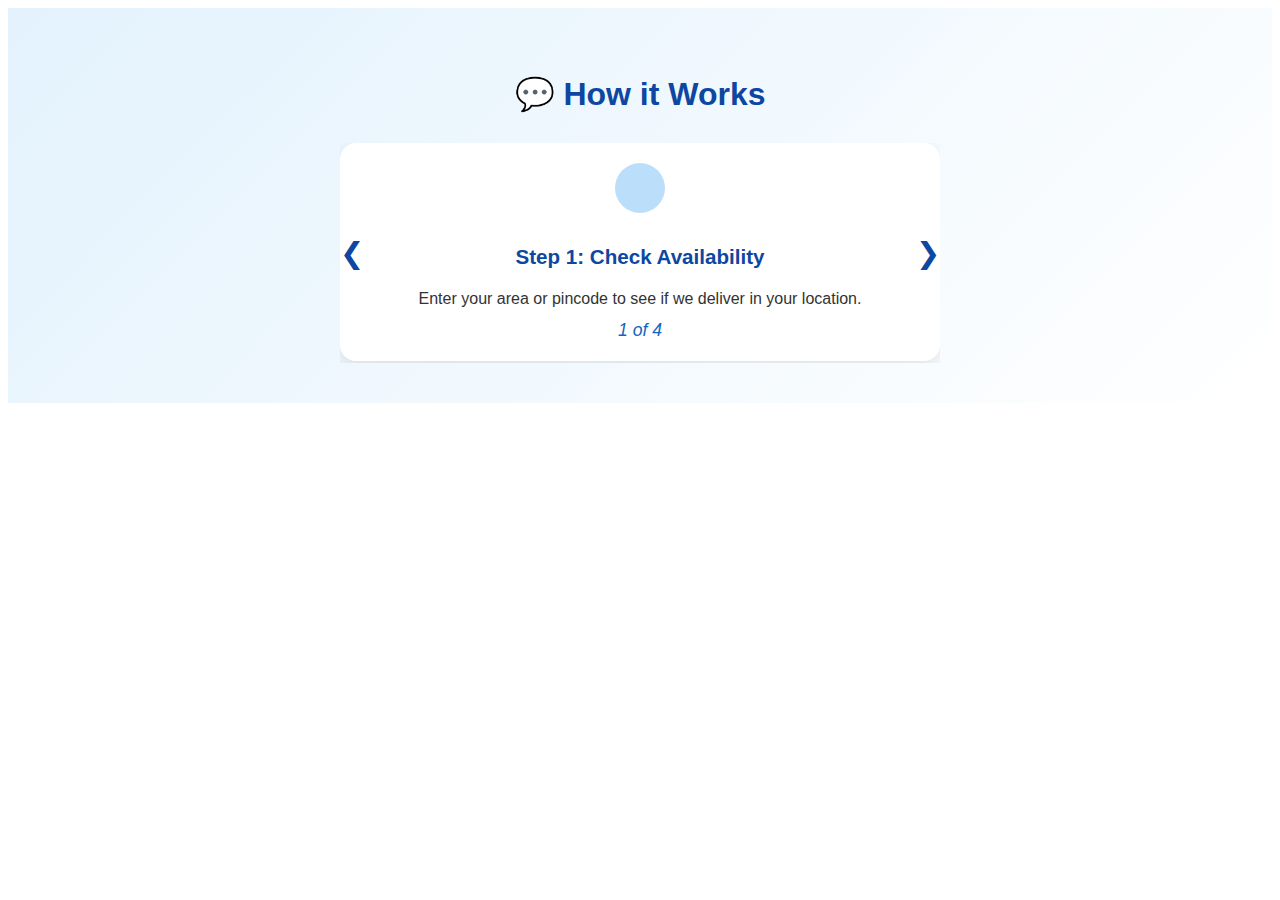
<file: index.html>
<html>
<head>
<style>
.testimonials-section {
  background: linear-gradient(135deg, #e3f2fd, #ffffff);
  padding: 40px 15px; /* reduced padding for mobile */
  font-family: 'Segoe UI', sans-serif;
  text-align: center;
  color: #0d47a1;
}

.testimonials-section h2 {
  font-size: 2rem;
  font-weight: 700;
  margin-bottom: 30px;
}

.testimonial-box {
  position: relative;
  max-width: 600px; /* slightly smaller for mobile */
  margin: 0 auto;
  min-height: 220px;
  overflow: hidden;
}

.testimonial {
  position: absolute;
  top: 0;
  left: 50%;
  transform: translateX(-50%);
  opacity: 0;
  transition: opacity 0.8s ease-in-out, transform 0.8s ease-in-out;
  width: 100%;
  padding: 20px;
  box-sizing: border-box;
  background: white;
  border-radius: 16px;
  box-shadow: 0 6px 18px rgba(0, 0, 0, 0.1);
  font-size: 1.1rem;
}

.testimonial.active {
  opacity: 1;
}

.testimonial .avatar {
  width: 50px; /* smaller on mobile */
  height: 50px;
  background-color: #bbdefb;
  border-radius: 50%;
  display: inline-block;
  margin-bottom: 12px;
  background-image: url('https://cdn-icons-png.flaticon.com/512/194/194938.png');
  background-size: cover;
  background-position: center;
}

.testimonial p {
  margin: 0;
  font-size: 1rem;
  color: #333;
}

.testimonial span {
  display: block;
  margin-top: 12px;
  font-style: italic;
  font-weight: 500;
  color: #1565c0;
}

/* Arrows */
.arrow {
  position: absolute;
  top: 50%;
  transform: translateY(-50%);
  font-size: 1.8rem; /* smaller on mobile */
  color: #0d47a1;
  cursor: pointer;
  user-select: none;
  padding: 6px 10px;
  background: rgba(255,255,255,0.7);
  border-radius: 50%;
  transition: background 0.3s;
  z-index: 10;
}

.arrow:hover {
  background: rgba(13, 71, 161, 0.8);
  color: white;
}

.left-arrow {
  left: -10px; /* slightly inside on mobile */
}

.right-arrow {
  right: -10px;
}

@media (max-width: 480px) {
  .testimonials-section {
    padding: 30px 10px;
  }

  .testimonials-section h2 {
    font-size: 1.6rem;
    margin-bottom: 25px;
  }

  .testimonial-box {
    max-width: 100%;
    min-height: 200px;
  }

  .testimonial {
    padding: 15px;
    font-size: 0.95rem;
  }

  .testimonial .avatar {
    width: 45px;
    height: 45px;
    margin-bottom: 10px;
  }

  .testimonial span {
    margin-top: 10px;
  }

  .arrow {
    font-size: 1.5rem;
    padding: 4px 8px;
  }

  .left-arrow {
    left: 5px;
  }

  .right-arrow {
    right: 5px;
  }
}
</style>
</head>
<body>

<div class="testimonials-section">
  <h2>💬 How it Works</h2>
  <div class="testimonial-box">
    <div class="testimonial active">
      <div class="avatar"></div>
      <h3>Step 1: Check Availability</h3>
      <p>Enter your area or pincode to see if we deliver in your location.</p>
      <span> 1 of 4 </span>
    </div>
    <div class="testimonial">
      <div class="avatar"></div>
      <h3>Step 2: Sign In & Browse</h3>
      <p>Login and explore a variety of verified mess/tiffin services near you.</p>
      <span> 2 of 4 </span>
    </div>
    <div class="testimonial">
      <div class="avatar"></div>
      <h3>Step 3: Pay & Save</h3>
      <p>Pay securely on our website and get ₹100 cashback on your first order!</p>
      <span> 3 of 4 </span>
    </div>
    <div class="testimonial">
      <div class="avatar"></div>
      <h3>Step 4: Enjoy Your Meal</h3>
      <p>Get delicious, hot, home-cooked food delivered to your doorstep daily.</p>
      <span> 4 of 4 </span>
    </div>

    <div class="arrow left-arrow">&#10094;</div>
    <div class="arrow right-arrow">&#10095;</div>
  </div>
</div>

<script>
const testimonials = document.querySelectorAll('.testimonial');
let current = 0;

function showTestimonial(index) {
  testimonials.forEach((t) => t.classList.remove('active'));
  testimonials[index].classList.add('active');
}

let autoSlide = setInterval(() => {
  current = (current + 1) % testimonials.length;
  showTestimonial(current);
}, 5000);

document.querySelector('.left-arrow').addEventListener('click', () => {
  clearInterval(autoSlide);
  current = (current - 1 + testimonials.length) % testimonials.length;
  showTestimonial(current);
});

document.querySelector('.right-arrow').addEventListener('click', () => {
  clearInterval(autoSlide);
  current = (current + 1) % testimonials.length;
  showTestimonial(current);
});
</script>

</body>
</html>
</file>
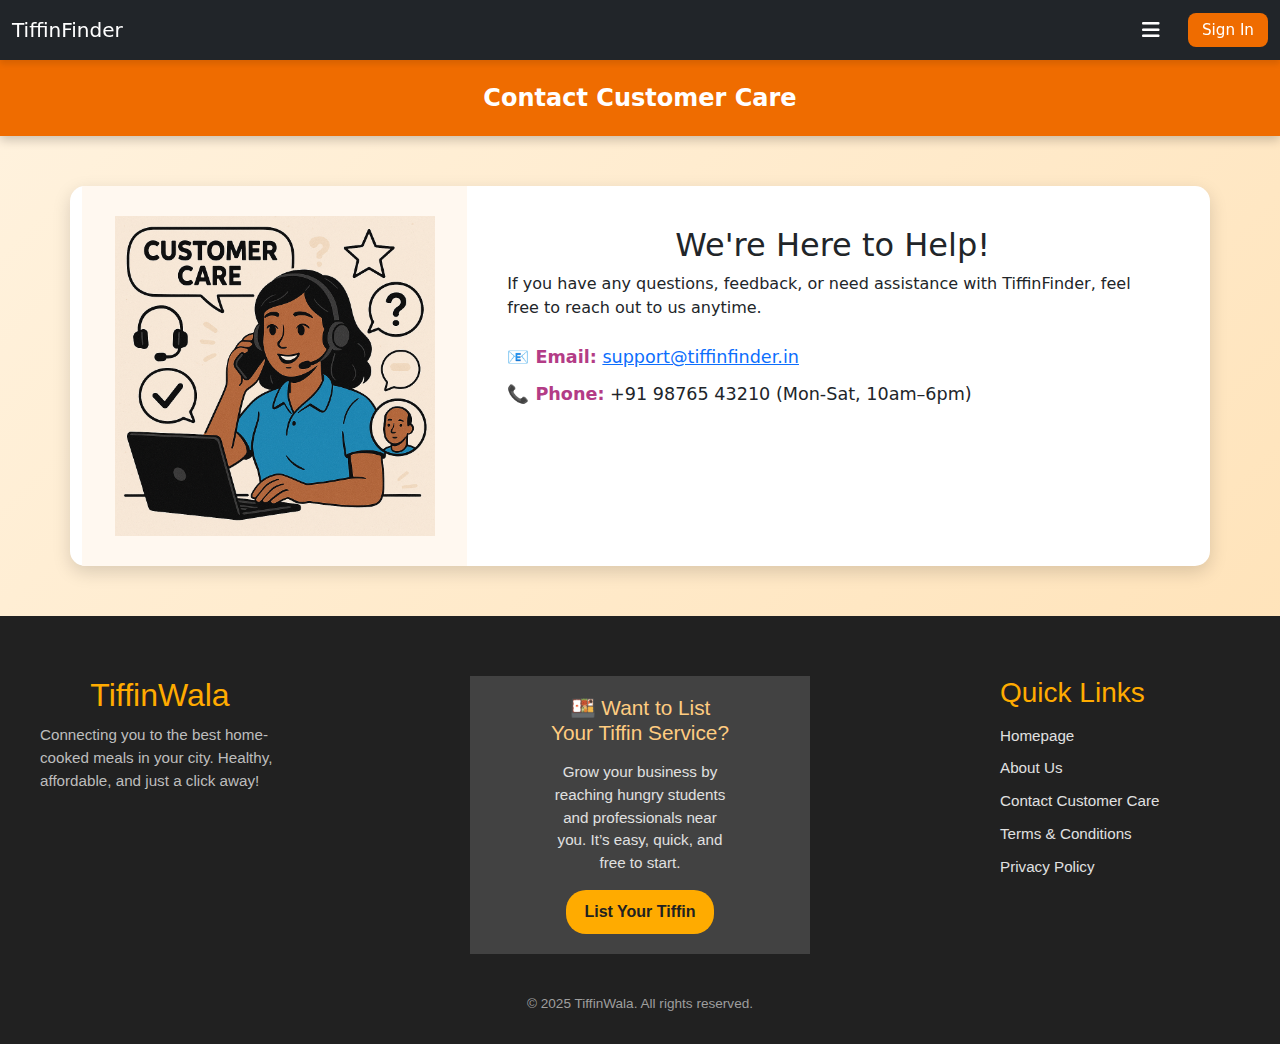
<file: contact.html>
<!DOCTYPE html>
<html lang="en">
<head>
  <meta charset="UTF-8" />
  <meta name="viewport" content="width=device-width, initial-scale=1.0"/>
  <title>Contact Customer Care – TiffinFinder</title>
  <link href="https://cdn.jsdelivr.net/npm/bootstrap@5.3.0/dist/css/bootstrap.min.css" rel="stylesheet"/>
  <style>
    body {
      margin: 0;
      background: linear-gradient(135deg, #fff3e0, #ffe0b2);
      font-family: 'Segoe UI', sans-serif;
    }

    .top-bar {
      background-color: #ef6c00;
      padding: 20px;
      text-align: center;
      color: white;
      font-size: 1.5rem;
      font-weight: bold;
      box-shadow: 0 4px 10px rgba(0,0,0,0.2);
    }

    .contact-container {
      max-width: 900px;
      margin: 50px auto;
      background: #ffffff;
      border-radius: 15px;
      box-shadow: 0 6px 18px rgba(0,0,0,0.15);
      display: flex;
      flex-direction: row;
      overflow: hidden;
    }

    .contact-image {
      flex: 1;
      background-color: #fff8f0;
      display: flex;
      align-items: center;
      justify-content: center;
      padding: 30px;
    }

    .contact-image img {
      width: 100%;
      max-width: 320px;
      height: auto;
    }

    .contact-details {
      flex: 2;
      padding: 40px;
    }

    h2 {
      color: #e65100;
      margin-bottom: 25px;
      text-align: center;
      font-weight: 600;
    }

    .contact-info p {
      font-size: 1.1rem;
      margin: 10px 0;
    }

    .highlight {
      font-weight: bold;
      color: #b33c86;
    }

    a {
      color: #ef6c00;
      text-decoration: none;
    }

    a:hover {
      text-decoration: underline;
    }

    @media (max-width: 768px) {
      .contact-container {
        flex-direction: column;
      }
      .contact-image {
        padding: 20px;
      }
    }
  </style>
</head>
<body>

<link href="https://cdn.jsdelivr.net/npm/bootstrap@5.3.0/dist/css/bootstrap.min.css" rel="stylesheet"/>
<link href="https://cdnjs.cloudflare.com/ajax/libs/font-awesome/6.4.0/css/all.min.css" rel="stylesheet"/>
<link href="https://cdnjs.cloudflare.com/ajax/libs/animate.css/4.1.1/animate.min.css" rel="stylesheet"/>

<nav class="navbar navbar-expand-lg navbar-dark bg-dark sticky-searchbar">
  <div class="container-fluid">
    <a class="navbar-brand" href="index.html">TiffinFinder</a>

    <!-- Menu -->
    <div class="dropdown ms-auto me-3">
      <button class="btn text-white border-0" type="button" id="menuToggle" data-bs-toggle="dropdown" aria-expanded="false">
        <i class="fas fa-bars fa-lg"></i>
      </button>
      <ul class="dropdown-menu dropdown-menu-end animate__animated animate__fadeIn" aria-labelledby="menuToggle">
        <li><a class="dropdown-item custom-dropdown-item" href="about_us.html">About Us</a></li>
        <li><a class="dropdown-item custom-dropdown-item" href="contact.html">Contact Us</a></li>
        <li><a class="dropdown-item custom-dropdown-item" href="terms.html">Terms & Conditions</a></li>
        <li><a class="dropdown-item custom-dropdown-item" href="#">Feedback</a></li>
      </ul>
    </div>

    <!-- Sign In -->
    <div class="d-flex">
      <button class="btn signin-btn" onclick="handleGoogleSignIn()">Sign In</button>
    </div>
  </div>
</nav>

<style>
  .sticky-searchbar {
    position: sticky;
    top: 0;
    z-index: 1000;
    background-color: #212529;
    padding: 10px 0;
    box-shadow: 0 4px 6px rgba(0, 0, 0, 0.1);
  }
  .signin-btn {
    color: #fff;
    background-color: #ef6c00;
    border: none;
    border-radius: 8px;
    padding: 6px 14px;
    font-weight: 500;
    font-size: 0.95rem;
    transition: background-color 0.2s;
  }
  .signin-btn:hover {
    background-color: #e65100;
  }
  .custom-dropdown-item {
    transition: all 0.3s ease-in-out;
    padding-left: 16px;
  }
  .custom-dropdown-item:hover {
    background-color: #ef6c00;
    color: white;
    padding-left: 24px;
  }
</style>

<script src="https://cdn.jsdelivr.net/npm/bootstrap@5.3.0/dist/js/bootstrap.bundle.min.js"></script>
<script src="https://accounts.google.com/gsi/client" async defer></script>
<script>
  function handleGoogleSignIn() {
    google.accounts.id.initialize({
      client_id: "537791541680-ljot858jb47ram44dfjcthgjlhk8704h.apps.googleusercontent.com",
      callback: handleCredentialResponse
    });
    google.accounts.id.prompt(); // triggers the popup
  }

  function handleCredentialResponse(response) {
    console.log("Encoded JWT ID token: " + response.credential);
    window.location.href = "profile.html"; // Redirect to profile page
  }
</script>

  <div class="top-bar">
    Contact Customer Care
  </div>

  <div class="container contact-container">
    <div class="contact-image">
      <img src="customer_care.png" alt="Customer Care Illustration">
    </div>
    <div class="contact-details">
      <h2>We're Here to Help!</h2>
      <p>If you have any questions, feedback, or need assistance with TiffinFinder, feel free to reach out to us anytime.</p>

      <div class="contact-info mt-4">
        <p><span class="highlight">📧 Email:</span> <a href="mailto:support@tiffinfinder.in">support@tiffinfinder.in</a></p>
        <p><span class="highlight">📞 Phone:</span> +91 98765 43210 (Mon-Sat, 10am–6pm)</p>

      </div>

    </div>
  </div>

<!--------------------------------------------------------------------------------------------------------->
<!--------------------------------------------------------------------------------------------------------->


<!-- Section: Footer -->
<style>
  .footer {
    background: #212121;
    color: #f5f5f5;
    padding: 60px 20px 30px;
    font-family: 'Segoe UI', sans-serif;
  }

  .footer-container {
    display: flex;
    flex-wrap: wrap;
    justify-content: space-between;
    gap: 190px;
    max-width: 1200px;
    margin: auto;
    text-align: left;
  }

  .footer-logo {
    flex: 1;
    min-width: 240px;
  }

  .footer-logo h2 {
    color: #ffab00;
    margin-bottom: 10px;
  }

  .footer-logo p {
    font-size: 0.95rem;
    color: #bdbdbd;
  }

  .footer-listing-cta {
    flex: 1;
    min-width: 260px;
    background: #424242;
    padding: 20px 80px;
    border-radius: 0px;
    text-align: center;
  }

  .footer-listing-cta h3 {
    color: #ffcc80;
    font-size: 1.3rem;
    margin-bottom: 15px;
  }

  .footer-listing-cta p {
    font-size: 0.95rem;
    color: #e0e0e0;
    margin-bottom: 15px;
  }

  .footer-listing-cta a {
    display: inline-block;
    padding: 10px 18px;
    background: #ffab00;
    color: #212121;
    font-weight: 600;
    border-radius: 20px;
    text-decoration: none;
    transition: 0.3s;
  }

  .footer-listing-cta a:hover {
    background: #ff8f00;
  }

  .footer-links {
    flex: 1;
    min-width: 240px;
  }

  .footer-links h3 {
    color: #ffab00;
    margin-bottom: 15px;
  }

  .footer-links a {
    display: block;
    color: #e0e0e0;
    font-size: 0.95rem;
    text-decoration: none;
    margin-bottom: 10px;
    transition: 0.3s;
  }

  .footer-links a:hover {
    color: #ffcc80;
  }

  .footer-bottom {
    text-align: center;
    margin-top: 40px;
    font-size: 0.85rem;
    color: #9e9e9e;
  }
</style>

<div class="footer">
  <div class="footer-container">

    <!-- Left: Logo + Text -->
    <div class="footer-logo">
      <h2>TiffinWala</h2>
      <p>Connecting you to the best home-cooked meals in your city. Healthy, affordable, and just a click away!</p>
    </div>

    <!-- Center: Listing CTA -->
    <div class="footer-listing-cta">
      <h3>🍱 Want to List Your Tiffin Service?</h3>
      <p>Grow your business by reaching hungry students and professionals near you. It’s easy, quick, and free to start.</p>
      <a href="#">List Your Tiffin</a>
    </div>

    <!-- Right: Footer Links -->
    <div class="footer-links">
      <h3>Quick Links</h3>
      <a href="index.html">Homepage</a>
      <a href="about_us.html">About Us</a>
      <a href="contact.html">Contact Customer Care</a>
      <a href="terms.html">Terms & Conditions</a>
      <a href="#">Privacy Policy</a>
    </div>

  </div>

  <div class="footer-bottom">
    © 2025 TiffinWala. All rights reserved.
  </div>
</div>




<!--------------------------------------------------------------------------------------------------------->
<!--------------------------------------------------------------------------------------------------------->


</body>
</html>
</file>
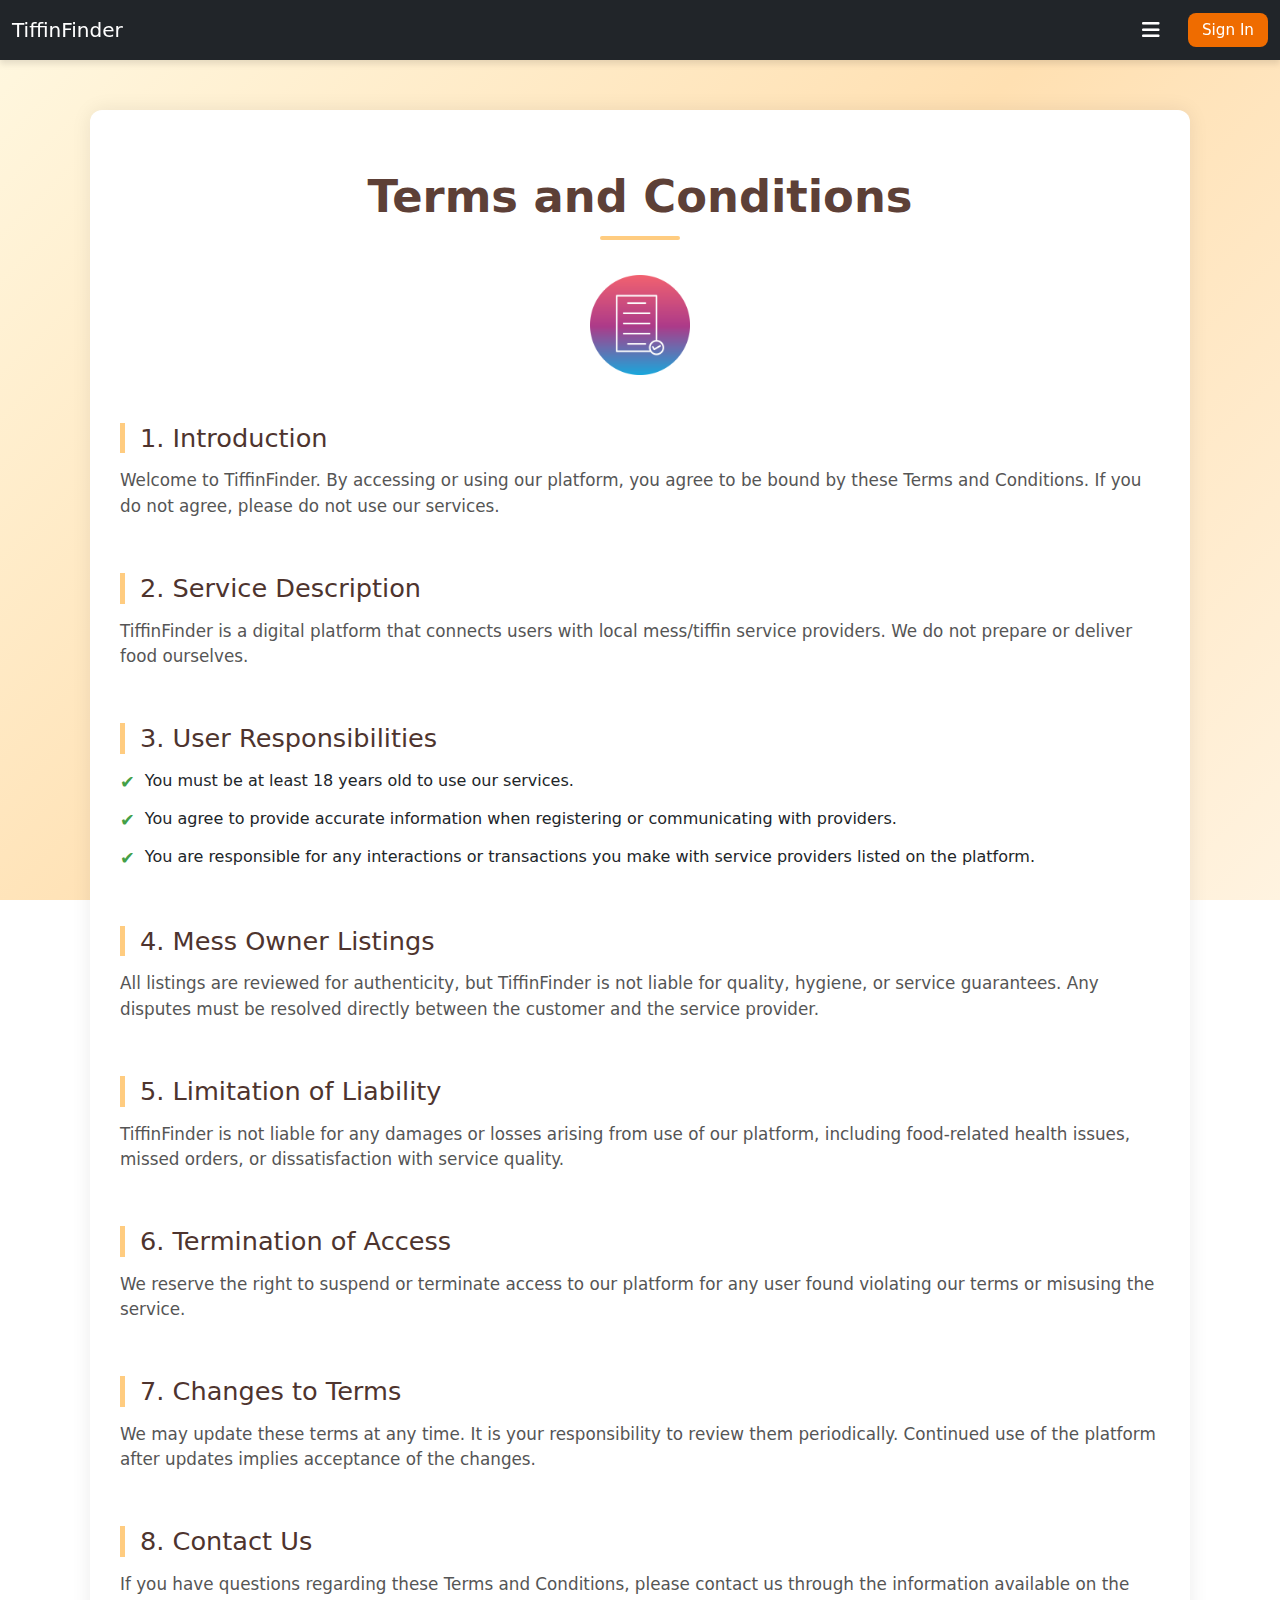
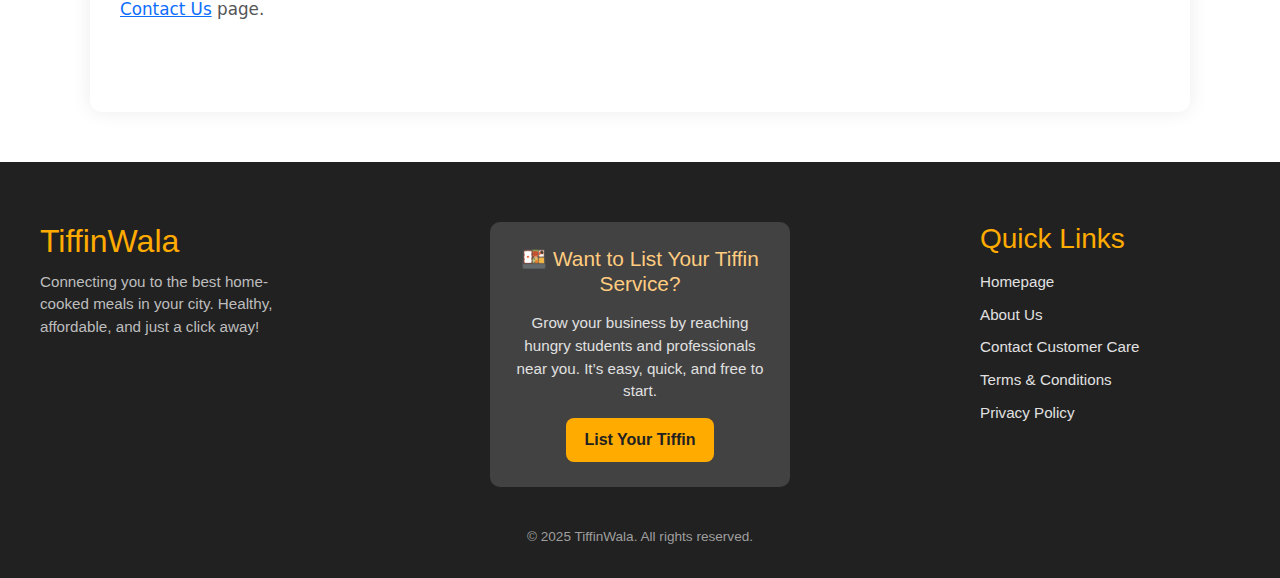
<file: terms.html>
<!DOCTYPE html>
<html lang="en">
<head>
  <meta charset="UTF-8" />
  <meta name="viewport" content="width=device-width, initial-scale=1" />
  <title>Terms and Conditions - TiffinFinder</title>
  <link href="https://fonts.googleapis.com/css2?family=Poppins:wght@400;600&display=swap" rel="stylesheet">
  <style>
    body {
      font-family: 'Poppins', sans-serif;
      margin: 0;
      background: linear-gradient(135deg, #fff8e1, #ffe0b2, #fff3e0);
      background-attachment: fixed;
      color: #333;
    }

    .about-section {
      max-width: 1100px;
      margin: 0 auto;
      background: white;
      padding: 60px 30px;
      border-radius: 12px;
      box-shadow: 0 0 20px rgba(0,0,0,0.08);
      margin-top: 50px;
      margin-bottom: 50px;
    }

    .about-section h1 {
      font-size: 2.8rem;
      color: #5D4037;
      margin-bottom: 35px;
      text-align: center;
      position: relative;
      font-weight: 600;
      animation: fadeInDown 0.8s ease-in-out;
    }

    .about-section h1::after {
      content: '';
      display: block;
      width: 80px;
      height: 4px;
      background: #ffcc80;
      margin: 12px auto 0;
      border-radius: 2px;
    }

    .section-text {
      margin-bottom: 30px;
    }

    .section-text h2 {
      font-size: 1.6rem;
      color: #4E342E;
      margin-bottom: 15px;
      border-left: 5px solid #ffcc80;
      padding-left: 15px;
    }

    .section-text p {
      font-size: 1.05rem;
      color: #555;
      margin-bottom: 15px;
    }

    .about-section ul {
      list-style: none;
      padding-left: 0;
    }

    .about-section ul li {
      margin-bottom: 12px;
      display: flex;
      align-items: flex-start;
    }

    .about-section ul li::before {
      content: "✔";
      color: #43a047;
      margin-right: 10px;
      font-size: 1.1rem;
    }

    @media (max-width: 768px) {
      .about-section h1 {
        font-size: 2rem;
      }

      .section-text h2 {
        text-align: center;
      }
    }
  </style>
</head>
<body>
<link href="https://cdn.jsdelivr.net/npm/bootstrap@5.3.0/dist/css/bootstrap.min.css" rel="stylesheet"/>
<link href="https://cdnjs.cloudflare.com/ajax/libs/font-awesome/6.4.0/css/all.min.css" rel="stylesheet"/>
<link href="https://cdnjs.cloudflare.com/ajax/libs/animate.css/4.1.1/animate.min.css" rel="stylesheet"/>

<nav class="navbar navbar-expand-lg navbar-dark bg-dark sticky-searchbar">
  <div class="container-fluid">
    <a class="navbar-brand" href="index.html">TiffinFinder</a>

    <!-- Menu -->
    <div class="dropdown ms-auto me-3">
      <button class="btn text-white border-0" type="button" id="menuToggle" data-bs-toggle="dropdown" aria-expanded="false">
        <i class="fas fa-bars fa-lg"></i>
      </button>
      <ul class="dropdown-menu dropdown-menu-end animate__animated animate__fadeIn" aria-labelledby="menuToggle">
        <li><a class="dropdown-item custom-dropdown-item" href="about_us.html">About Us</a></li>
        <li><a class="dropdown-item custom-dropdown-item" href="contact.html">Contact Us</a></li>
        <li><a class="dropdown-item custom-dropdown-item" href="terms.html">Terms & Conditions</a></li>
        <li><a class="dropdown-item custom-dropdown-item" href="#">Feedback</a></li>
      </ul>
    </div>

    <!-- Sign In -->
    <div class="d-flex">
      <button class="btn signin-btn" onclick="handleGoogleSignIn()">Sign In</button>
    </div>
  </div>
</nav>

<style>
  .sticky-searchbar {
    position: sticky;
    top: 0;
    z-index: 1000;
    background-color: #212529;
    padding: 10px 0;
    box-shadow: 0 4px 6px rgba(0, 0, 0, 0.1);
  }
  .signin-btn {
    color: #fff;
    background-color: #ef6c00;
    border: none;
    border-radius: 8px;
    padding: 6px 14px;
    font-weight: 500;
    font-size: 0.95rem;
    transition: background-color 0.2s;
  }
  .signin-btn:hover {
    background-color: #e65100;
  }
  .custom-dropdown-item {
    transition: all 0.3s ease-in-out;
    padding-left: 16px;
  }
  .custom-dropdown-item:hover {
    background-color: #ef6c00;
    color: white;
    padding-left: 24px;
  }
</style>

<script src="https://cdn.jsdelivr.net/npm/bootstrap@5.3.0/dist/js/bootstrap.bundle.min.js"></script>
<script src="https://accounts.google.com/gsi/client" async defer></script>
<script>
  function handleGoogleSignIn() {
    google.accounts.id.initialize({
      client_id: "537791541680-ljot858jb47ram44dfjcthgjlhk8704h.apps.googleusercontent.com",
      callback: handleCredentialResponse
    });
    google.accounts.id.prompt(); // triggers the popup
  }

  function handleCredentialResponse(response) {
    console.log("Encoded JWT ID token: " + response.credential);
    window.location.href = "profile.html"; // Redirect to profile page
  }
</script>

<section class="about-section">
  <h1>Terms and Conditions</h1>
<div class="contact-image">
  <img src="terms.png" alt="Customer Care Illustration" style="max-width: 100px; width: 100%; display: block; margin: 0 auto;">
</div>


<br><br>
  <div class="section-text">
    
    <h2>1. Introduction</h2>
    <p>
      Welcome to TiffinFinder. By accessing or using our platform, you agree to be bound by these Terms and Conditions. If you do not agree, please do not use our services.
    </p>
  </div>

 <br> 
  <div class="section-text">
    <h2>2. Service Description</h2>
    <p>
      TiffinFinder is a digital platform that connects users with local mess/tiffin service providers. We do not prepare or deliver food ourselves.
    </p>
  </div>

  <br>

  <div class="section-text">
    <h2>3. User Responsibilities</h2>
    <ul>
      <li>You must be at least 18 years old to use our services.</li>
      <li>You agree to provide accurate information when registering or communicating with providers.</li>
      <li>You are responsible for any interactions or transactions you make with service providers listed on the platform.</li>
    </ul>
  </div>

<br>

  <div class="section-text">
    <h2>4. Mess Owner Listings</h2>
    <p>
      All listings are reviewed for authenticity, but TiffinFinder is not liable for quality, hygiene, or service guarantees. Any disputes must be resolved directly between the customer and the service provider.
    </p>
  </div>

  <br>

  <div class="section-text">
    <h2>5. Limitation of Liability</h2>
    <p>
      TiffinFinder is not liable for any damages or losses arising from use of our platform, including food-related health issues, missed orders, or dissatisfaction with service quality.
    </p>
  </div>

<br>

  <div class="section-text">
    <h2>6. Termination of Access</h2>
    <p>
      We reserve the right to suspend or terminate access to our platform for any user found violating our terms or misusing the service.
    </p>
  </div>

<br>

  <div class="section-text">
    <h2>7. Changes to Terms</h2>
    <p>
      We may update these terms at any time. It is your responsibility to review them periodically. Continued use of the platform after updates implies acceptance of the changes.
    </p>
  </div>

  <br>

  <div class="section-text">
    <h2>8. Contact Us</h2>
    <p>
      If you have questions regarding these Terms and Conditions, please contact us through the information available on the <a href="contact.html">Contact Us</a> page.
    </p>
  </div>
</section>

<!--------------------------------------------------------------------------------------------------------->
<!--------------------------------------------------------------------------------------------------------->


<!-- Section: Footer -->
<style>
  .footer {
    background: #212121;
    color: #f5f5f5;
    padding: 60px 20px 30px;
    font-family: 'Segoe UI', sans-serif;
  }

  .footer-container {
    display: flex;
    flex-wrap: wrap;
    justify-content: space-between;
    gap: 190px;
    max-width: 1200px;
    margin: auto;
    text-align: left;
  }

  .footer-logo {
    flex: 1;
    min-width: 240px;
  }

  .footer-logo h2 {
    color: #ffab00;
    margin-bottom: 10px;
  }

  .footer-logo p {
    font-size: 0.95rem;
    color: #bdbdbd;
  }

  .footer-listing-cta {
    flex: 1;
    min-width: 260px;
    background: #424242;
    padding: 25px 20px;
    border-radius: 10px;
    text-align: center;
  }

  .footer-listing-cta h3 {
    color: #ffcc80;
    font-size: 1.3rem;
    margin-bottom: 15px;
  }

  .footer-listing-cta p {
    font-size: 0.95rem;
    color: #e0e0e0;
    margin-bottom: 15px;
  }

  .footer-listing-cta a {
    display: inline-block;
    padding: 10px 18px;
    background: #ffab00;
    color: #212121;
    font-weight: 600;
    border-radius: 8px;
    text-decoration: none;
    transition: 0.3s;
  }

  .footer-listing-cta a:hover {
    background: #ff8f00;
  }

  .footer-links {
    flex: 1;
    min-width: 240px;
  }

  .footer-links h3 {
    color: #ffab00;
    margin-bottom: 15px;
  }

  .footer-links a {
    display: block;
    color: #e0e0e0;
    font-size: 0.95rem;
    text-decoration: none;
    margin-bottom: 10px;
    transition: 0.3s;
  }

  .footer-links a:hover {
    color: #ffcc80;
  }

  .footer-bottom {
    text-align: center;
    margin-top: 40px;
    font-size: 0.85rem;
    color: #9e9e9e;
  }
</style>

<div class="footer">
  <div class="footer-container">

    <!-- Left: Logo + Text -->
    <div class="footer-logo">
      <h2>TiffinWala</h2>
      <p>Connecting you to the best home-cooked meals in your city. Healthy, affordable, and just a click away!</p>
    </div>

    <!-- Center: Listing CTA -->
    <div class="footer-listing-cta">
      <h3>🍱 Want to List Your Tiffin Service?</h3>
      <p>Grow your business by reaching hungry students and professionals near you. It’s easy, quick, and free to start.</p>
      <a href="#">List Your Tiffin</a>
    </div>

    <!-- Right: Footer Links -->
    <div class="footer-links">
      <h3>Quick Links</h3>
      <a href="index.html">Homepage</a>
      <a href="about_us.html">About Us</a>
      <a href="contact.html">Contact Customer Care</a>
      <a href="#">Terms & Conditions</a>
      <a href="#">Privacy Policy</a>
    </div>

  </div>

  <div class="footer-bottom">
    © 2025 TiffinWala. All rights reserved.
  </div>
</div>




<!--------------------------------------------------------------------------------------------------------->
<!--------------------------------------------------------------------------------------------------------->


</body>
</html>
</file>
